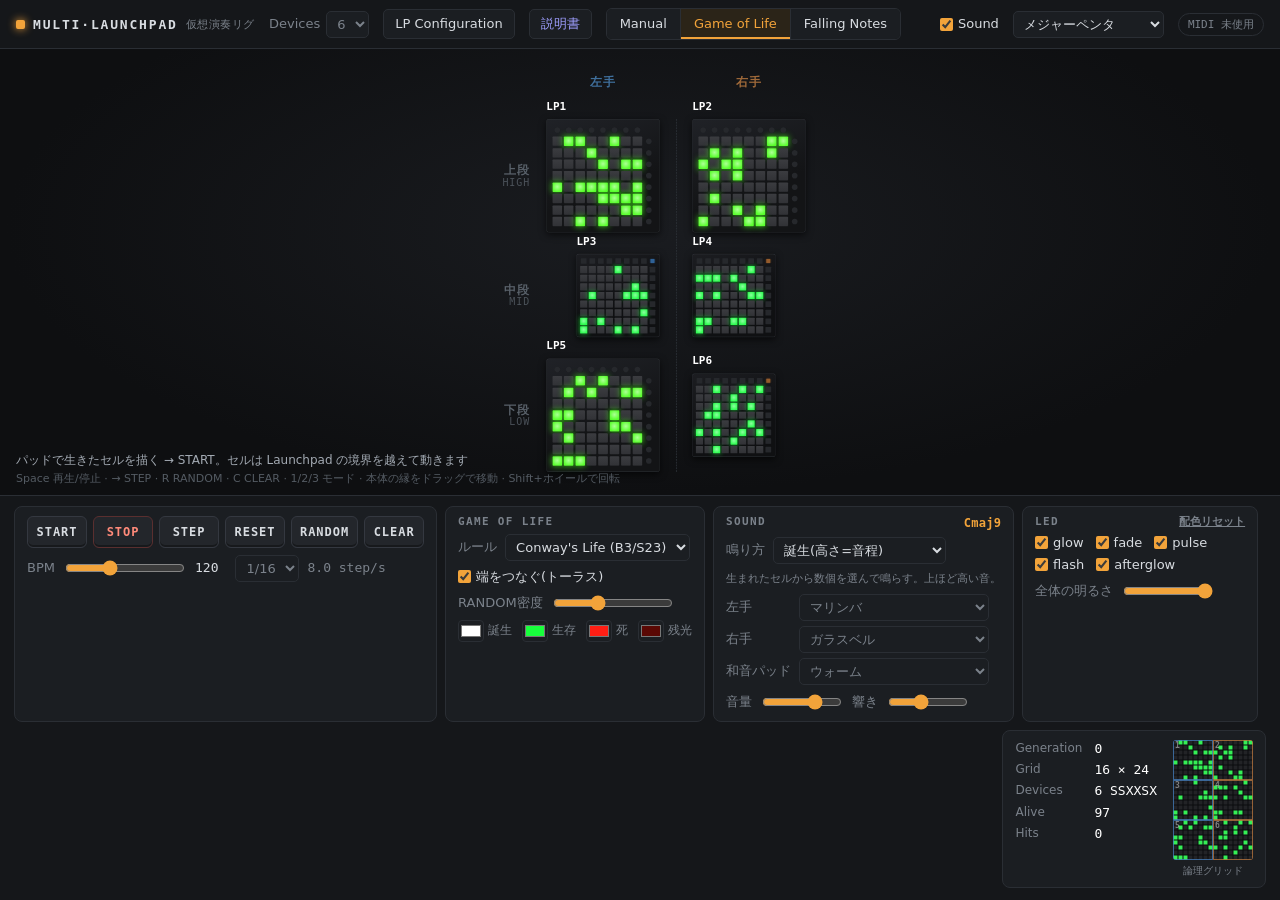
<file: index.html>
<!doctype html>
<html lang="ja">
<head>
<meta charset="utf-8">
<meta name="viewport" content="width=device-width, initial-scale=1">
<title>Multi-Launchpad Rig</title>
<link rel="stylesheet" href="css/style.css">
</head>
<body>
<header class="topbar">
  <div class="brand"><span class="brand-dot"></span>MULTI·LAUNCHPAD <small>仮想演奏リグ</small></div>
  <label class="field">Devices
    <select id="deviceCount">
      <option>2</option><option>3</option><option>4</option><option>5</option><option>6</option>
    </select>
  </label>
  <button id="openConfig" class="btn">LP Configuration</button>
  <a class="btn" href="manual.html" target="_blank" rel="noopener">説明書</a>
  <nav class="seg" id="modeSeg">
    <button data-mode="manual">Manual</button>
    <button data-mode="life">Game of Life</button>
    <button data-mode="falling">Falling Notes</button>
  </nav>
  <div class="spacer"></div>
  <label class="chk"><input type="checkbox" id="soundToggle"> Sound</label>
  <select id="scaleSelect" title="音階"></select>
  <span id="midiStatus" class="pill">MIDI 未使用</span>
</header>

<main id="stageWrap">
  <div id="stage"></div>
  <div id="hint" class="hint"></div>
  <div class="keys">Space 再生/停止 · → STEP · R RANDOM · C CLEAR · 1/2/3 モード · 本体の縁をドラッグで移動 · Shift+ホイールで回転</div>
</main>

<footer class="dock">
  <section class="card transport-card">
    <div class="transport">
      <button id="btnStart" class="tbtn">START</button>
      <button id="btnStop" class="tbtn">STOP</button>
      <button id="btnStep" class="tbtn">STEP</button>
      <button id="btnReset" class="tbtn">RESET</button>
      <button id="btnRandom" class="tbtn">RANDOM</button>
      <button id="btnClear" class="tbtn">CLEAR</button>
    </div>
    <div class="tempo">
      <label>BPM <input type="range" id="bpm" min="20" max="300" step="1"></label>
      <output id="bpmVal" class="mono"></output>
      <select id="division" title="1拍あたりのステップ数">
        <option value="1">1/4</option>
        <option value="2">1/8</option>
        <option value="4">1/16</option>
        <option value="8">1/32</option>
      </select>
      <span id="rateVal" class="muted mono"></span>
    </div>
  </section>

  <section class="card opts" data-for="manual">
    <h3>Manual</h3>
    <div class="palette" id="palette"></div>
    <label class="row">明るさ <input type="range" id="paintBright" min="0.1" max="1" step="0.05"></label>
    <label class="row">パッド動作
      <select id="behavior">
        <option value="toggle">トグル(クリックでON/OFF)</option>
        <option value="momentary">押している間だけ(演奏)</option>
      </select>
    </label>
  </section>

  <section class="card opts" data-for="life">
    <h3>Game of Life</h3>
    <label class="row">ルール <select id="rule"></select></label>
    <label class="chk"><input type="checkbox" id="wrap"> 端をつなぐ(トーラス)</label>
    <label class="row">RANDOM密度 <input type="range" id="density" min="0.05" max="0.7" step="0.01"></label>
    <div class="swatches">
      <label><input type="color" data-scheme="born">誕生</label>
      <label><input type="color" data-scheme="alive">生存</label>
      <label><input type="color" data-scheme="dying">死</label>
      <label><input type="color" data-scheme="ghost">残光</label>
    </div>
  </section>

  <section class="card opts" data-for="falling">
    <h3>Falling Notes</h3>
    <label class="row">動き
      <select id="motion">
        <option value="straight">まっすぐ</option>
        <option value="diagonal">斜め(左右で反射)</option>
        <option value="mix">ミックス</option>
      </select>
    </label>
    <label class="row">出現率 <input type="range" id="fallRate" min="0" max="1" step="0.01"></label>
    <div class="swatches">
      <label><input type="color" data-scheme="noteLeft">左手</label>
      <label><input type="color" data-scheme="noteRight">右手</label>
      <label><input type="color" data-scheme="hit">到達</label>
    </div>
  </section>

  <section class="card sound">
    <h3>Sound <span id="stChord" class="chord" title="いまのコード(生成される音はこのコードの構成音で鳴る)"></span></h3>
    <label class="row">鳴り方 <select id="soundRule"></select></label>
    <p id="ruleDesc" class="desc"></p>
    <div class="grid2">
      <label>左手</label><select id="voiceL"></select>
      <label>右手</label><select id="voiceR"></select>
      <label>和音パッド</label><select id="padType"></select>
    </div>
    <div class="row">
      <label class="row">音量 <input type="range" id="volume" min="0" max="1" step="0.01"></label>
      <label class="row">響き <input type="range" id="reverb" min="0" max="0.9" step="0.01"></label>
    </div>
  </section>

  <section class="card fx">
    <h3>LED <button id="schemeReset" class="link" title="Life / Falling の配色を初期値に戻す">配色リセット</button></h3>
    <div class="fxs">
      <label class="chk"><input type="checkbox" data-fx="glow"> glow</label>
      <label class="chk"><input type="checkbox" data-fx="fade"> fade</label>
      <label class="chk"><input type="checkbox" data-fx="pulse"> pulse</label>
      <label class="chk"><input type="checkbox" data-fx="flash"> flash</label>
      <label class="chk"><input type="checkbox" data-fx="afterglow"> afterglow</label>
    </div>
    <label class="row">全体の明るさ <input type="range" id="brightness" min="0.2" max="1" step="0.05"></label>
  </section>

  <section class="card stats">
    <dl>
      <dt>Generation</dt><dd id="stGen" class="mono">0</dd>
      <dt>Grid</dt><dd id="stGrid" class="mono"></dd>
      <dt>Devices</dt><dd id="stDevices" class="mono"></dd>
      <dt>Alive</dt><dd id="stPop" class="mono"></dd>
      <dt>Hits</dt><dd id="stHits" class="mono"></dd>
    </dl>
    <figure class="mini">
      <canvas id="minimap"></canvas>
      <figcaption>論理グリッド</figcaption>
    </figure>
  </section>
</footer>

<dialog id="configDialog"></dialog>

<script src="js/core/base.js"></script>
<script src="js/core/clock.js"></script>
<script src="js/core/color.js"></script>
<script src="js/launchpad/profiles.js"></script>
<script src="js/launchpad/device.js"></script>
<script src="js/launchpad/rig.js"></script>
<script src="js/launchpad/virtual-view.js"></script>
<script src="js/grid/grid.js"></script>
<script src="js/engines/life.js"></script>
<script src="js/engines/falling.js"></script>
<script src="js/engines/manual.js"></script>
<script src="js/render/animation.js"></script>
<script src="js/midi/note-mapper.js"></script>
<script src="js/midi/midi-adapter.js"></script>
<script src="js/audio/harmony.js"></script>
<script src="js/audio/synth.js"></script>
<script src="js/audio/sonifier.js"></script>
<script src="js/ui/stage.js"></script>
<script src="js/ui/pad-input.js"></script>
<script src="js/ui/minimap.js"></script>
<script src="js/ui/config.js"></script>
<script src="js/ui/app.js"></script>
</body>
</html>
</file>
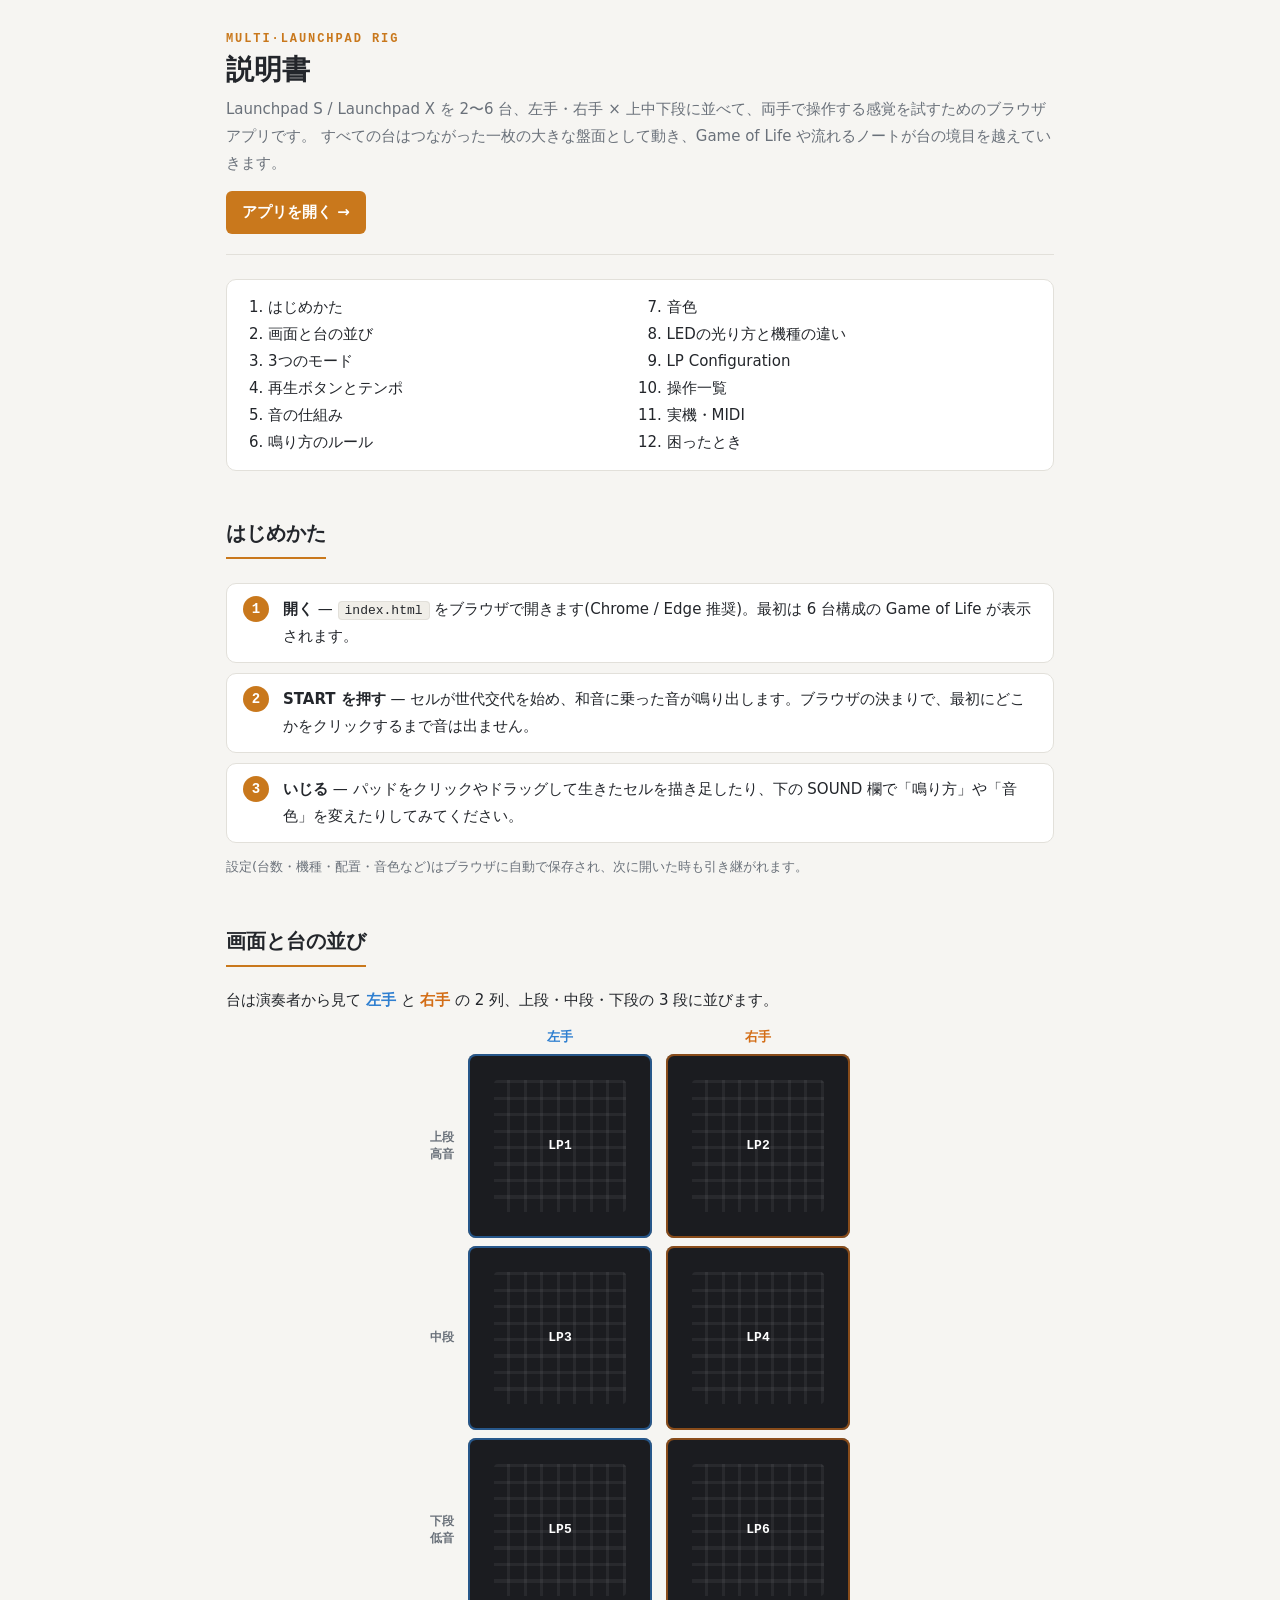
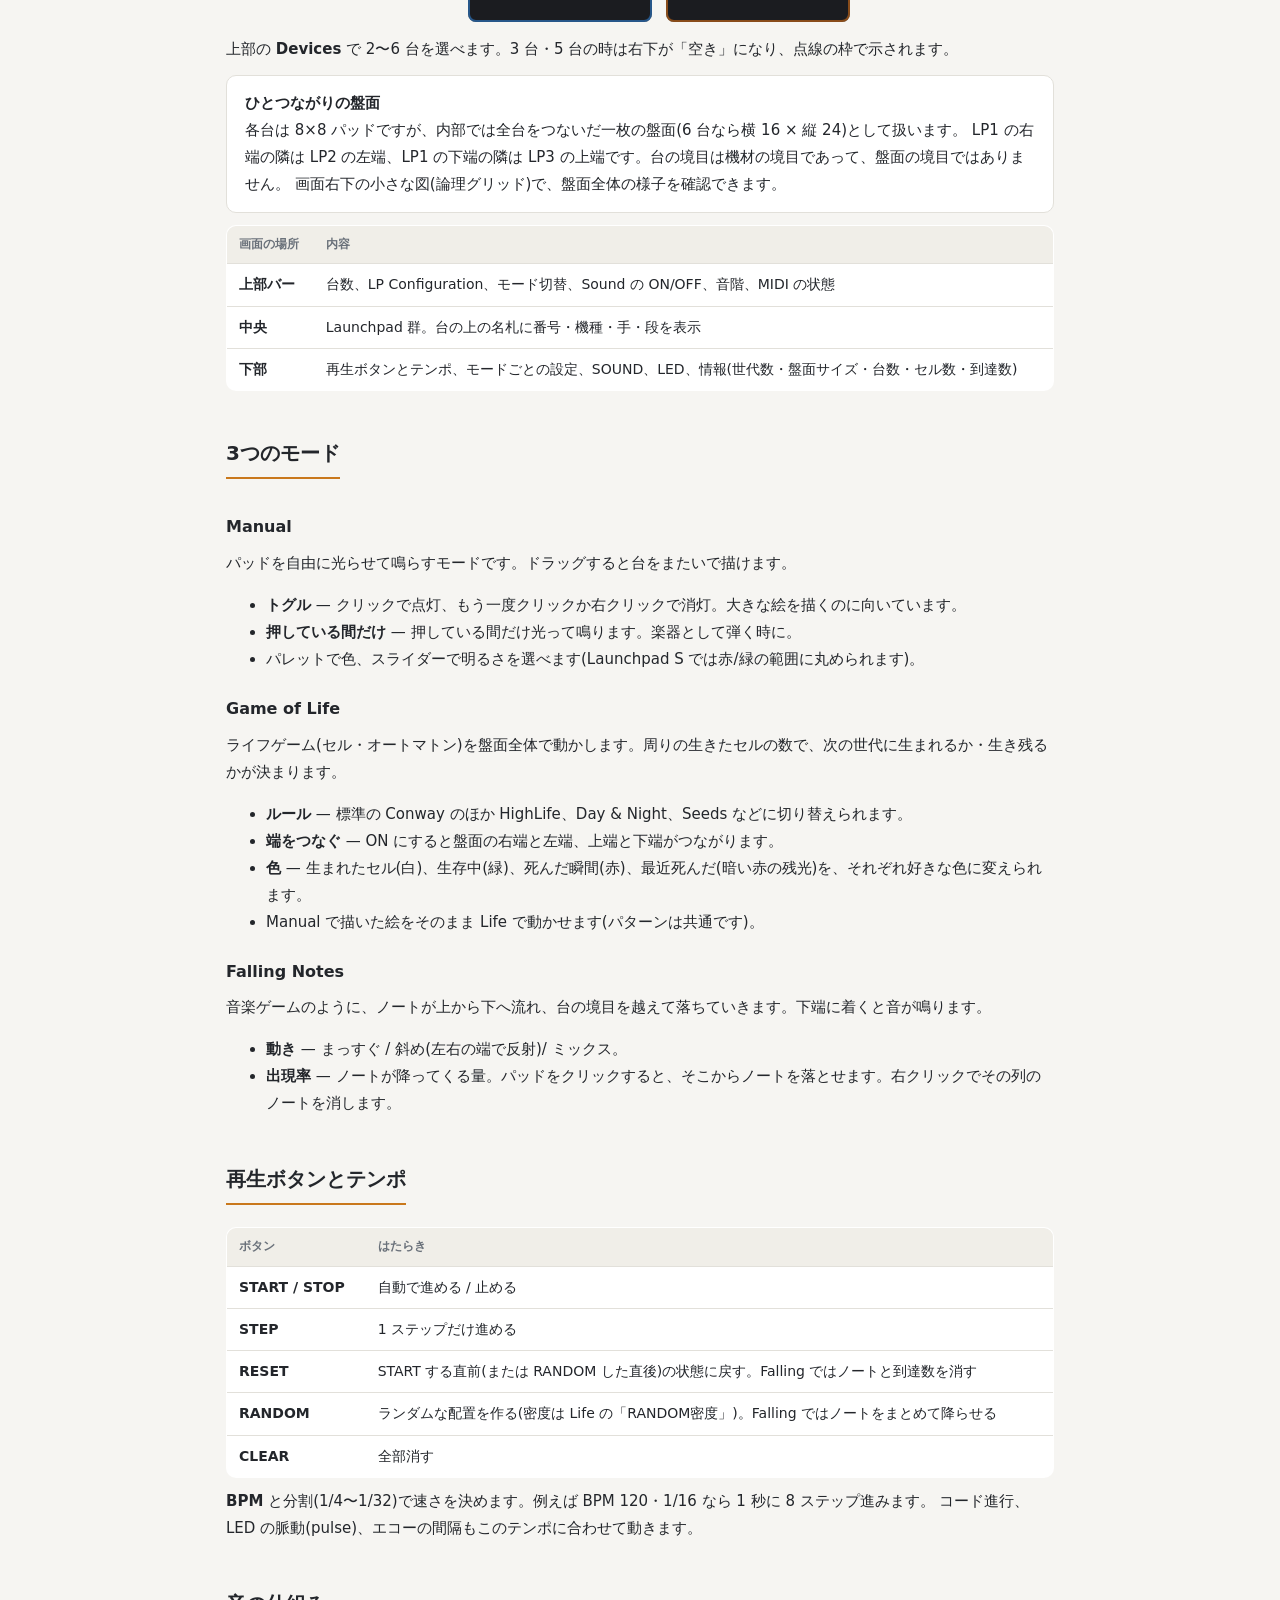
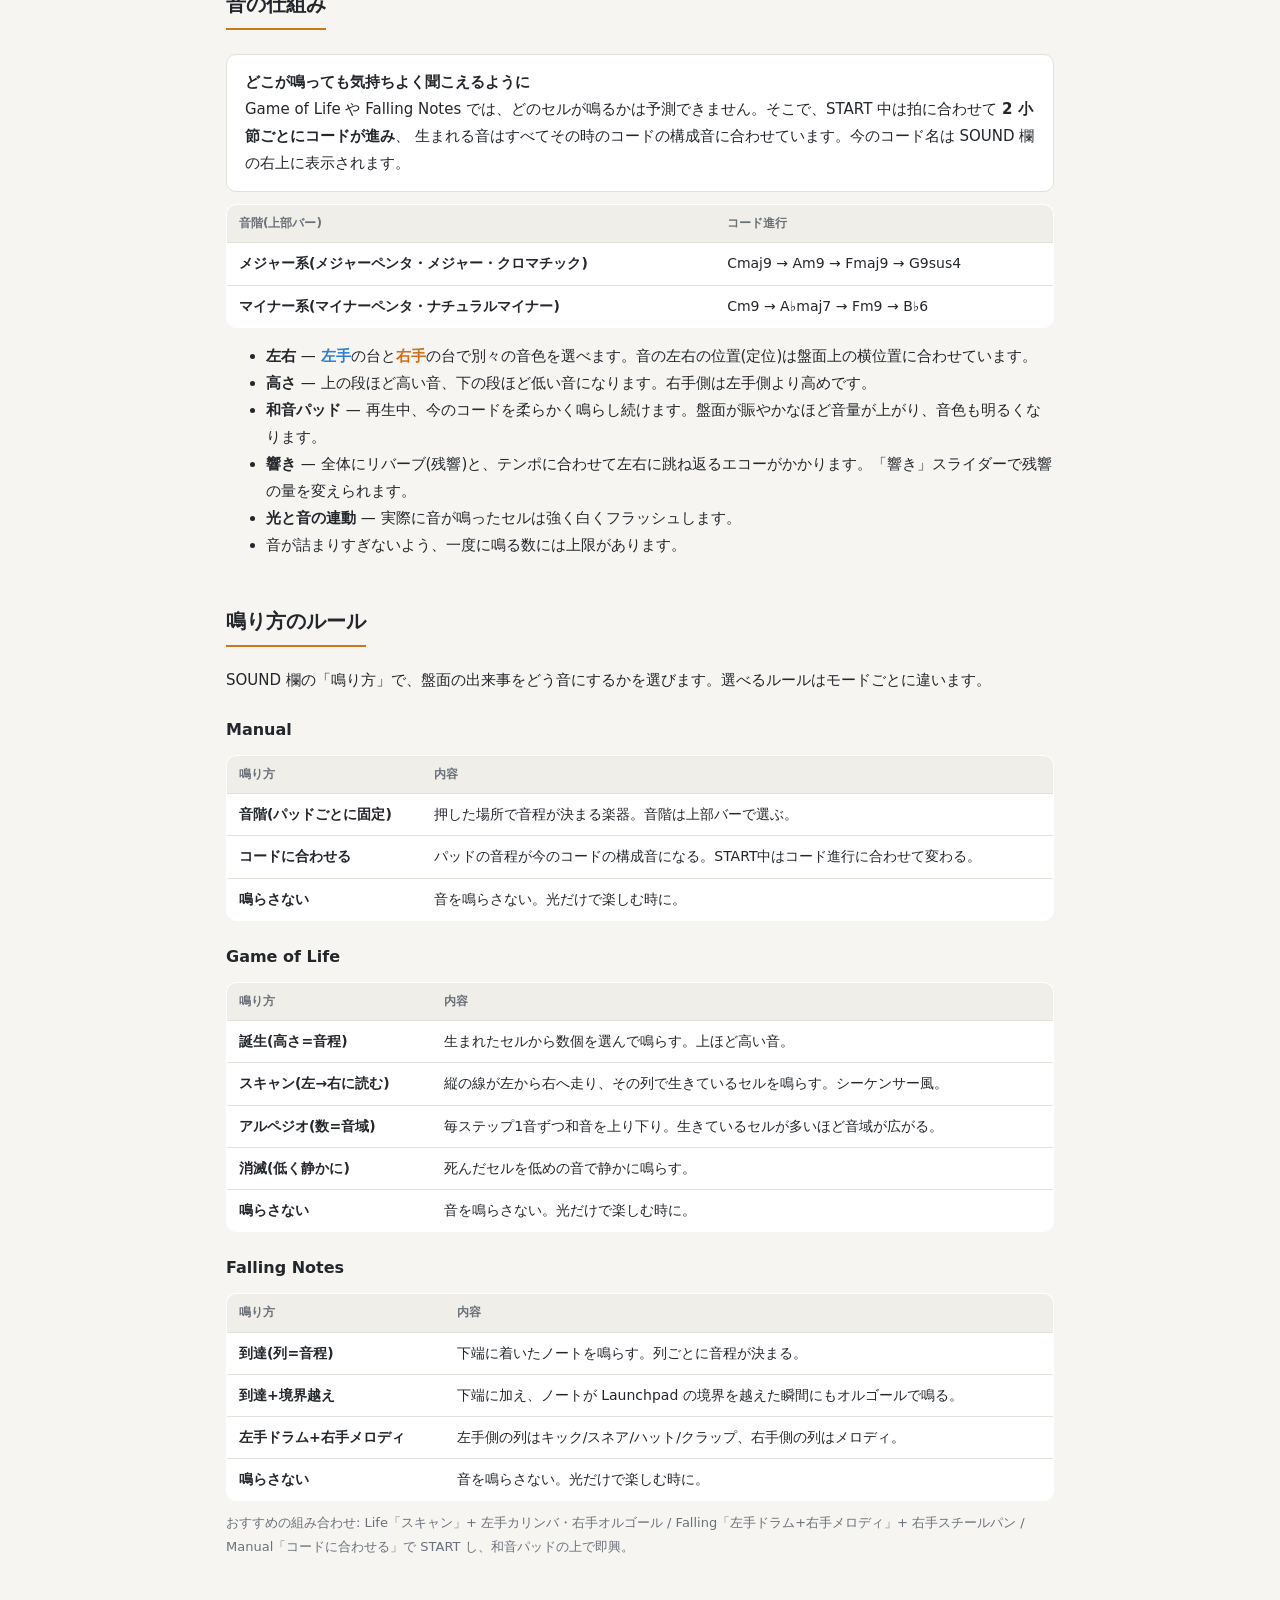
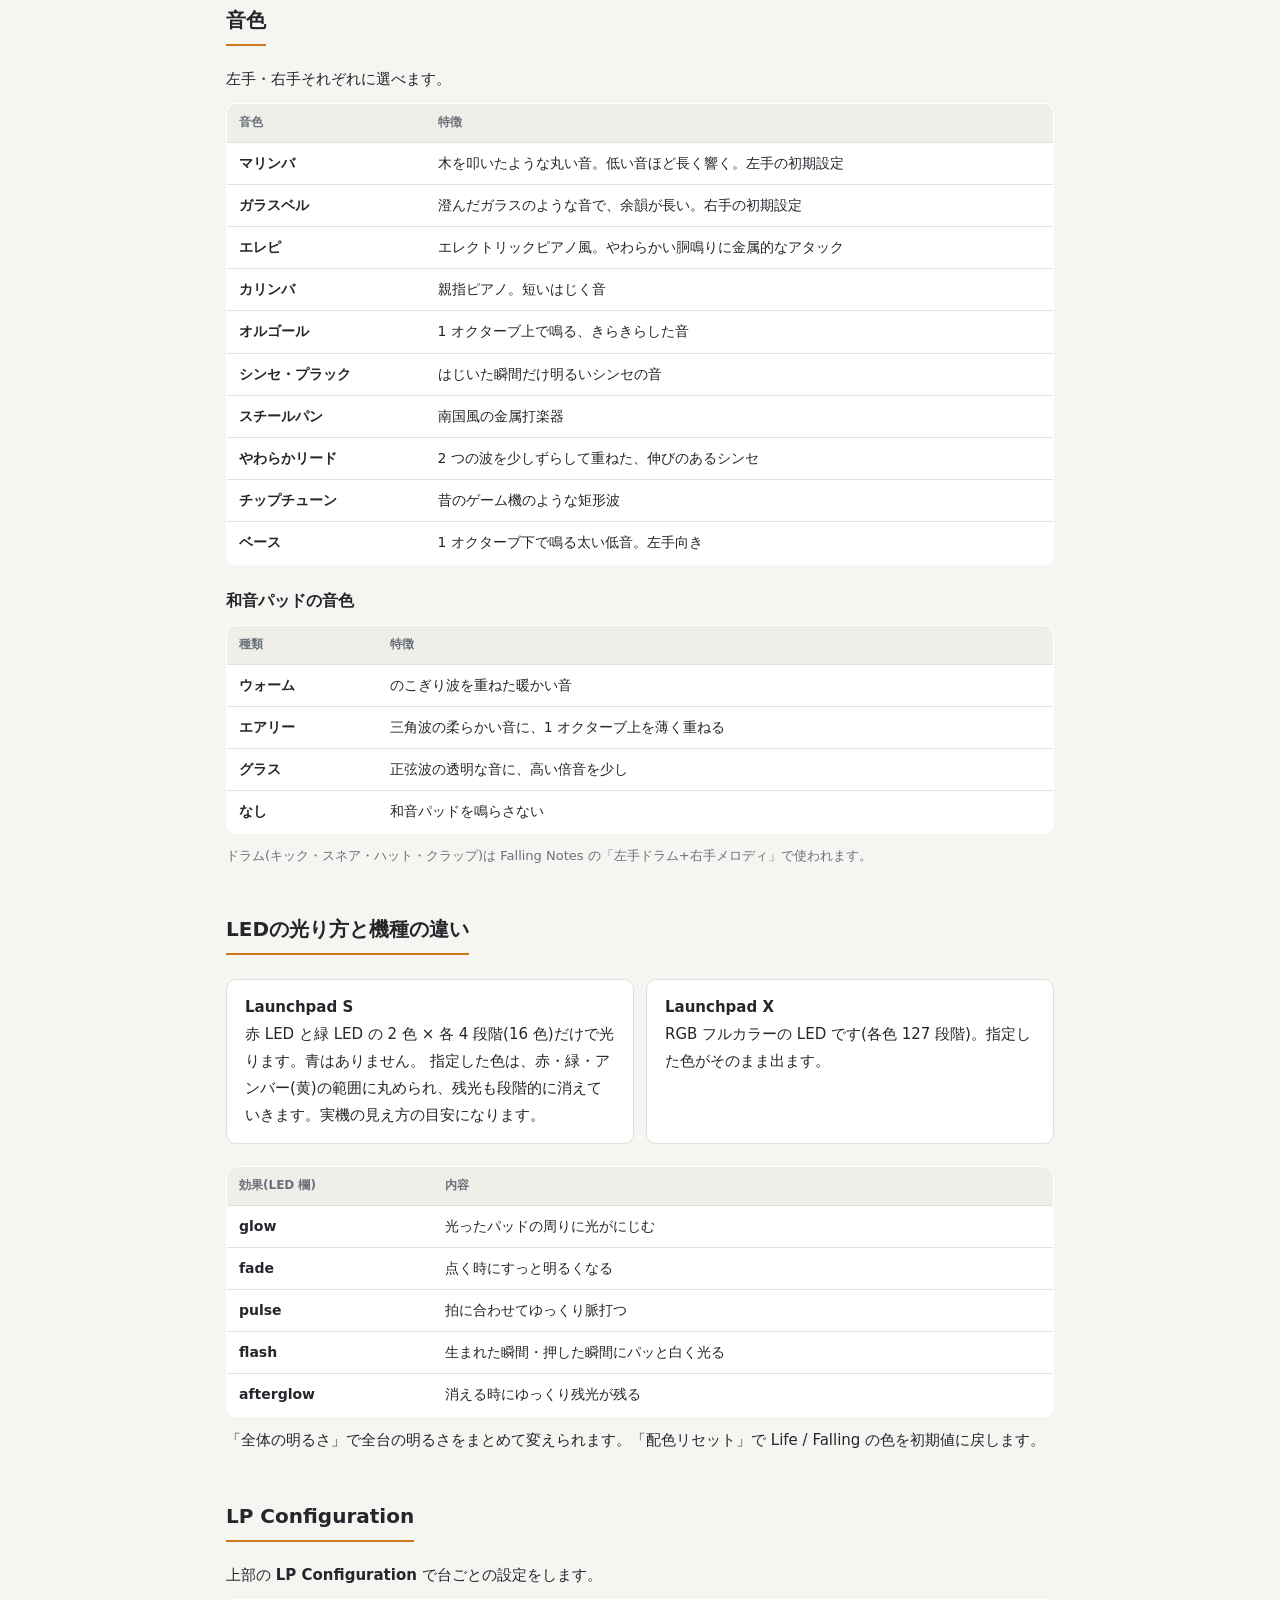
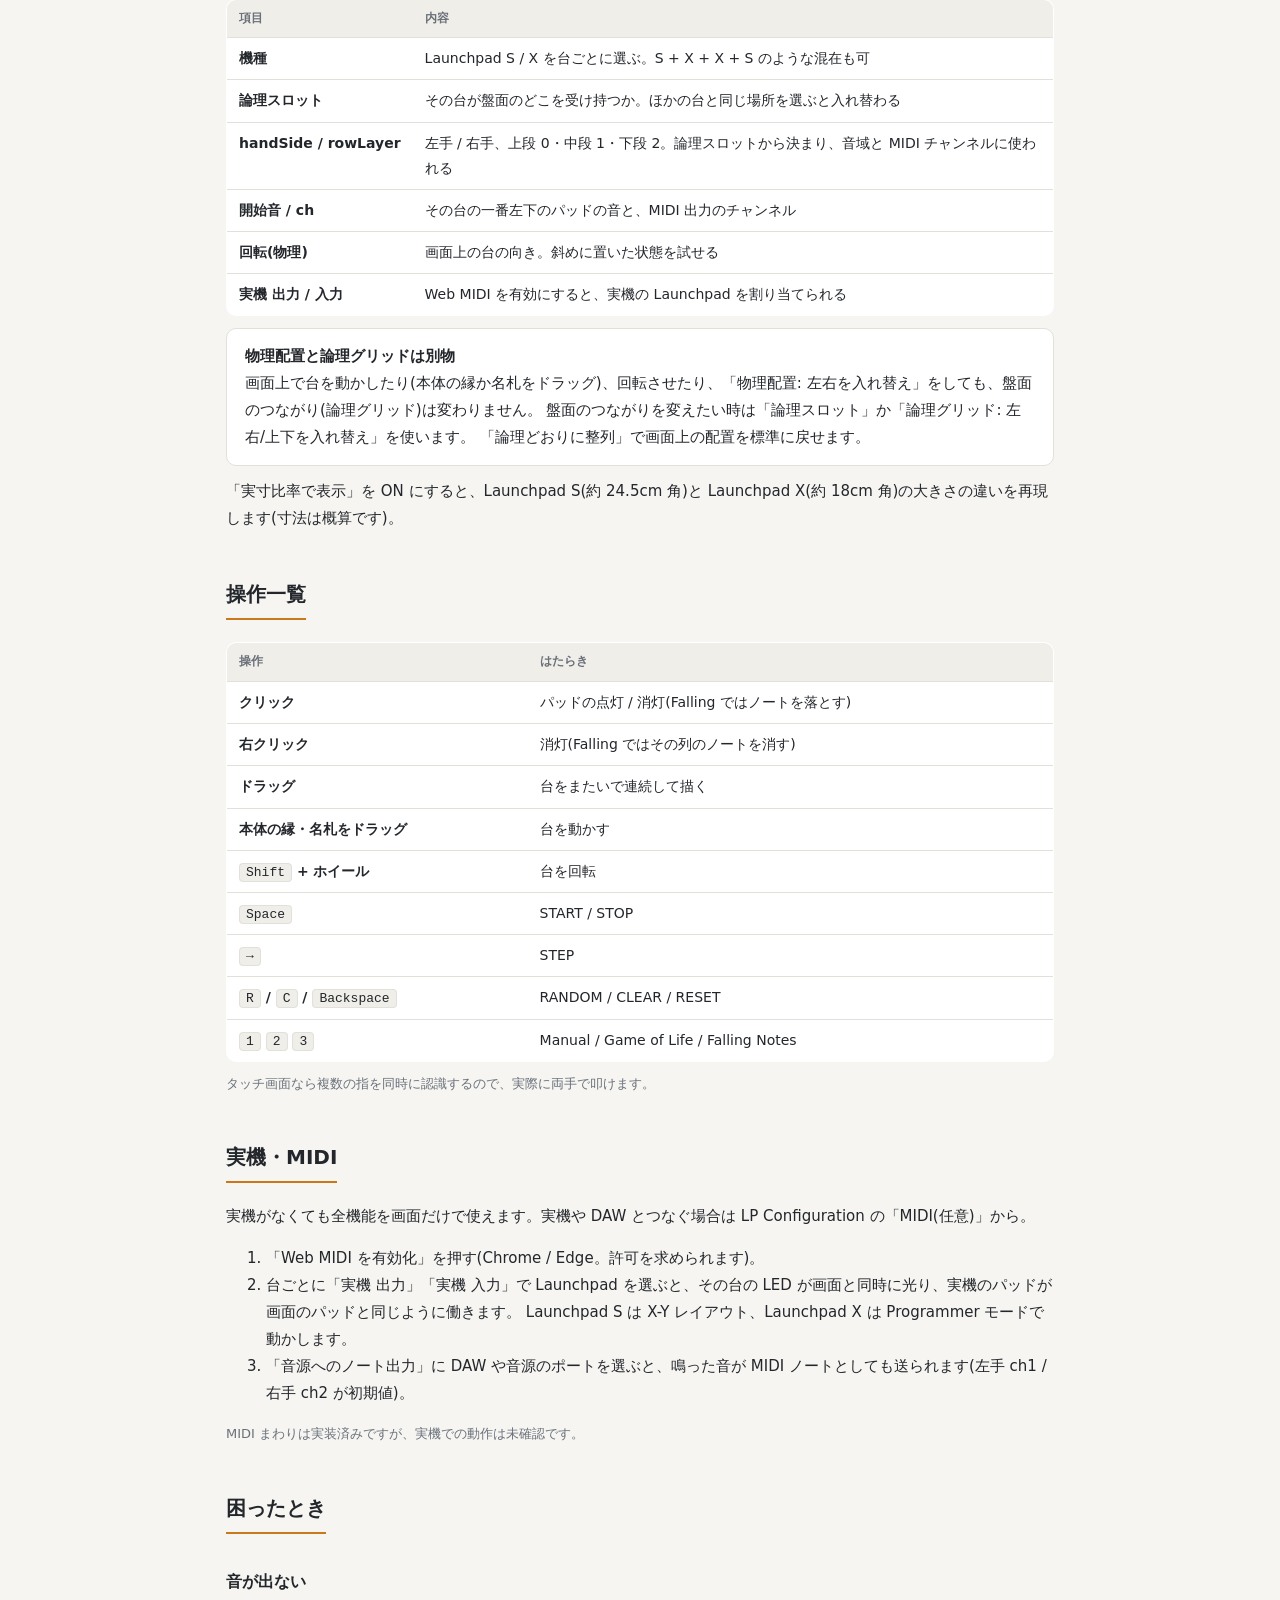
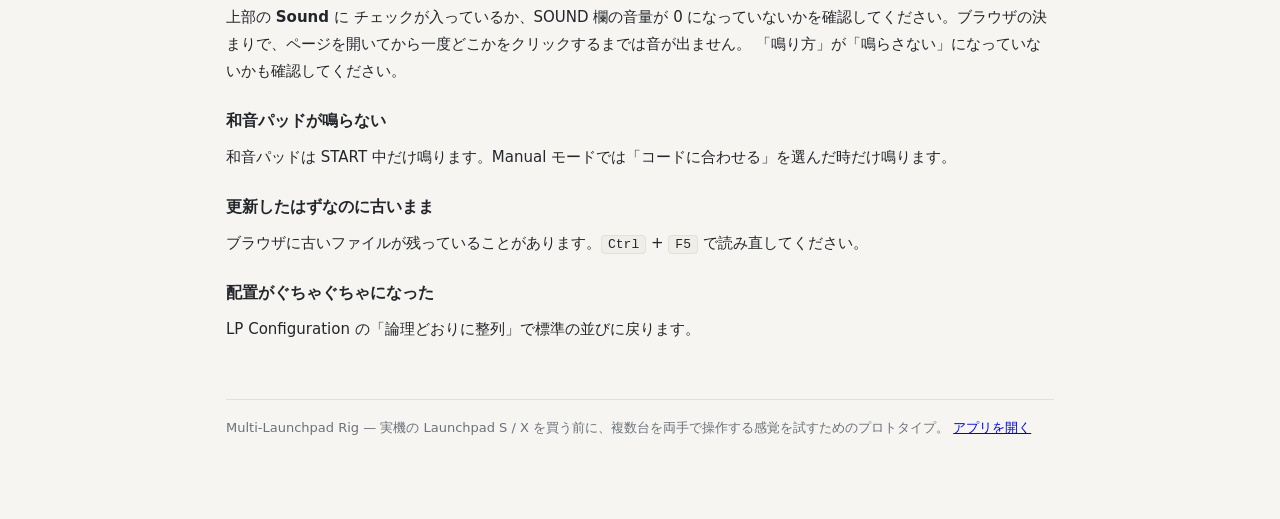
<file: manual.html>
<!doctype html>
<html lang="ja">
<head>
<meta charset="utf-8">
<meta name="viewport" content="width=device-width, initial-scale=1">
<title>Multi-Launchpad Rig 説明書</title>
<style>
  :root {
    --bg: #f6f5f2;
    --paper: #ffffff;
    --text: #23262b;
    --muted: #6a717a;
    --line: #e2e0da;
    --accent: #c9781c;
    --left: #2f7fd0;
    --right: #d36d16;
    --code: #f0eee8;
    --font: "Segoe UI", "Hiragino Sans", "Yu Gothic UI", system-ui, sans-serif;
    --mono: ui-monospace, "Cascadia Mono", Consolas, monospace;
  }
  @media (prefers-color-scheme: dark) {
    :root {
      --bg: #0e0f11;
      --paper: #16181b;
      --text: #dcdfe3;
      --muted: #8a919a;
      --line: #2a2e34;
      --accent: #f2a33a;
      --left: #6bb6ff;
      --right: #ffa452;
      --code: #1f2226;
    }
  }
  * { box-sizing: border-box; }
  html { scroll-behavior: smooth; }
  body { margin: 0; background: var(--bg); color: var(--text); font: 15px/1.8 var(--font); }
  .wrap { max-width: 860px; margin: 0 auto; padding: 32px 16px 80px; }
  header.top { border-bottom: 1px solid var(--line); padding-bottom: 20px; margin-bottom: 24px; }
  .eyebrow { font: 600 12px var(--mono); letter-spacing: .16em; color: var(--accent); }
  h1 { font-size: 28px; line-height: 1.3; margin: 6px 0 8px; }
  .lead { color: var(--muted); margin: 0; }
  .open { display: inline-block; margin-top: 14px; padding: 8px 16px; border-radius: 6px; background: var(--accent); color: #fff; text-decoration: none; font-weight: 600; }
  nav.toc { background: var(--paper); border: 1px solid var(--line); border-radius: 10px; padding: 14px 20px; margin: 24px 0 8px; }
  nav.toc ol { margin: 0; padding-left: 1.4em; columns: 2; column-gap: 32px; }
  nav.toc a { color: var(--text); text-decoration: none; }
  nav.toc a:hover { color: var(--accent); }
  section { margin-top: 44px; }
  h2 { font-size: 20px; margin: 0 0 12px; padding-bottom: 6px; border-bottom: 2px solid var(--accent); display: inline-block; }
  h3 { font-size: 16px; margin: 22px 0 6px; }
  p { margin: 8px 0; }
  .card { background: var(--paper); border: 1px solid var(--line); border-radius: 10px; padding: 14px 18px; margin: 12px 0; }
  .steps { counter-reset: s; list-style: none; padding: 0; margin: 12px 0; display: grid; gap: 10px; }
  .steps li { counter-increment: s; background: var(--paper); border: 1px solid var(--line); border-radius: 10px; padding: 12px 16px 12px 56px; position: relative; }
  .steps li::before { content: counter(s); position: absolute; left: 16px; top: 12px; width: 26px; height: 26px; border-radius: 50%; background: var(--accent); color: #fff; font: 700 14px/26px var(--mono); text-align: center; }
  table { width: 100%; border-collapse: collapse; margin: 10px 0; font-size: 14px; background: var(--paper); border: 1px solid var(--line); border-radius: 10px; overflow: hidden; }
  th, td { text-align: left; padding: 8px 12px; border-bottom: 1px solid var(--line); vertical-align: top; }
  th { font-size: 12px; color: var(--muted); font-weight: 600; background: var(--code); }
  tr:last-child td { border-bottom: 0; }
  td:first-child { white-space: nowrap; font-weight: 600; }
  kbd, code { font: 13px var(--mono); background: var(--code); border: 1px solid var(--line); border-radius: 4px; padding: 1px 6px; }
  .note { color: var(--muted); font-size: 13px; }
  .left { color: var(--left); font-weight: 600; }
  .right { color: var(--right); font-weight: 600; }
  /* 配置図 */
  .rig { display: grid; grid-template-columns: auto 1fr 1fr; gap: 8px 14px; max-width: 420px; margin: 14px auto; align-items: center; }
  .rig .hd { text-align: center; font: 600 13px var(--mono); }
  .rig .lyr { font: 600 12px var(--mono); color: var(--muted); text-align: right; }
  .rig .lp { aspect-ratio: 1; border-radius: 8px; background: #1b1c20; display: grid; place-items: center; color: #fff; font: 600 13px var(--mono); position: relative; box-shadow: inset 0 0 0 2px #2c2f35; }
  .rig .lp::after { content: ""; position: absolute; inset: 14%; border-radius: 4px; background:
      repeating-linear-gradient(90deg, transparent 0 10%, rgba(255,255,255,.06) 10% 12.5%),
      repeating-linear-gradient(0deg, transparent 0 10%, rgba(255,255,255,.06) 10% 12.5%); }
  .rig .lp.l { box-shadow: inset 0 0 0 2px color-mix(in srgb, var(--left) 60%, transparent); }
  .rig .lp.r { box-shadow: inset 0 0 0 2px color-mix(in srgb, var(--right) 60%, transparent); }
  .two { display: grid; grid-template-columns: 1fr 1fr; gap: 12px; }
  .swatch { display: inline-block; width: 12px; height: 12px; border-radius: 3px; vertical-align: -1px; margin-right: 4px; }
  footer { margin-top: 56px; color: var(--muted); font-size: 13px; border-top: 1px solid var(--line); padding-top: 16px; }
  @media (max-width: 640px) {
    nav.toc ol { columns: 1; }
    .two { grid-template-columns: 1fr; }
    h1 { font-size: 23px; }
    table { font-size: 13px; }
    td:first-child { white-space: normal; }
  }
</style>
</head>
<body>
<div class="wrap">

<header class="top">
  <div class="eyebrow">MULTI·LAUNCHPAD RIG</div>
  <h1>説明書</h1>
  <p class="lead">Launchpad S / Launchpad X を 2〜6 台、左手・右手 × 上中下段に並べて、両手で操作する感覚を試すためのブラウザアプリです。
    すべての台はつながった一枚の大きな盤面として動き、Game of Life や流れるノートが台の境目を越えていきます。</p>
  <a class="open" href="index.html">アプリを開く →</a>
</header>

<nav class="toc">
  <ol>
    <li><a href="#start">はじめかた</a></li>
    <li><a href="#layout">画面と台の並び</a></li>
    <li><a href="#modes">3つのモード</a></li>
    <li><a href="#transport">再生ボタンとテンポ</a></li>
    <li><a href="#sound">音の仕組み</a></li>
    <li><a href="#rules">鳴り方のルール</a></li>
    <li><a href="#voices">音色</a></li>
    <li><a href="#led">LEDの光り方と機種の違い</a></li>
    <li><a href="#config">LP Configuration</a></li>
    <li><a href="#keys">操作一覧</a></li>
    <li><a href="#midi">実機・MIDI</a></li>
    <li><a href="#faq">困ったとき</a></li>
  </ol>
</nav>

<section id="start">
  <h2>はじめかた</h2>
  <ol class="steps">
    <li><b>開く</b> — <code>index.html</code> をブラウザで開きます(Chrome / Edge 推奨)。最初は 6 台構成の Game of Life が表示されます。</li>
    <li><b>START を押す</b> — セルが世代交代を始め、和音に乗った音が鳴り出します。ブラウザの決まりで、最初にどこかをクリックするまで音は出ません。</li>
    <li><b>いじる</b> — パッドをクリックやドラッグして生きたセルを描き足したり、下の SOUND 欄で「鳴り方」や「音色」を変えたりしてみてください。</li>
  </ol>
  <p class="note">設定(台数・機種・配置・音色など)はブラウザに自動で保存され、次に開いた時も引き継がれます。</p>
</section>

<section id="layout">
  <h2>画面と台の並び</h2>
  <p>台は演奏者から見て <span class="left">左手</span> と <span class="right">右手</span> の 2 列、上段・中段・下段の 3 段に並びます。</p>
  <div class="rig">
    <div></div><div class="hd left">左手</div><div class="hd right">右手</div>
    <div class="lyr">上段<br>高音</div><div class="lp l">LP1</div><div class="lp r">LP2</div>
    <div class="lyr">中段</div><div class="lp l">LP3</div><div class="lp r">LP4</div>
    <div class="lyr">下段<br>低音</div><div class="lp l">LP5</div><div class="lp r">LP6</div>
  </div>
  <p>上部の <b>Devices</b> で 2〜6 台を選べます。3 台・5 台の時は右下が「空き」になり、点線の枠で示されます。</p>
  <div class="card">
    <b>ひとつながりの盤面</b><br>
    各台は 8×8 パッドですが、内部では全台をつないだ一枚の盤面(6 台なら横 16 × 縦 24)として扱います。
    LP1 の右端の隣は LP2 の左端、LP1 の下端の隣は LP3 の上端です。台の境目は機材の境目であって、盤面の境目ではありません。
    画面右下の小さな図(論理グリッド)で、盤面全体の様子を確認できます。
  </div>
  <table>
    <tr><th>画面の場所</th><th>内容</th></tr>
    <tr><td>上部バー</td><td>台数、LP Configuration、モード切替、Sound の ON/OFF、音階、MIDI の状態</td></tr>
    <tr><td>中央</td><td>Launchpad 群。台の上の名札に番号・機種・手・段を表示</td></tr>
    <tr><td>下部</td><td>再生ボタンとテンポ、モードごとの設定、SOUND、LED、情報(世代数・盤面サイズ・台数・セル数・到達数)</td></tr>
  </table>
</section>

<section id="modes">
  <h2>3つのモード</h2>
  <h3>Manual</h3>
  <p>パッドを自由に光らせて鳴らすモードです。ドラッグすると台をまたいで描けます。</p>
  <ul>
    <li><b>トグル</b> — クリックで点灯、もう一度クリックか右クリックで消灯。大きな絵を描くのに向いています。</li>
    <li><b>押している間だけ</b> — 押している間だけ光って鳴ります。楽器として弾く時に。</li>
    <li>パレットで色、スライダーで明るさを選べます(Launchpad S では赤/緑の範囲に丸められます)。</li>
  </ul>
  <h3>Game of Life</h3>
  <p>ライフゲーム(セル・オートマトン)を盤面全体で動かします。周りの生きたセルの数で、次の世代に生まれるか・生き残るかが決まります。</p>
  <ul>
    <li><b>ルール</b> — 標準の Conway のほか HighLife、Day &amp; Night、Seeds などに切り替えられます。</li>
    <li><b>端をつなぐ</b> — ON にすると盤面の右端と左端、上端と下端がつながります。</li>
    <li><b>色</b> — 生まれたセル(白)、生存中(緑)、死んだ瞬間(赤)、最近死んだ(暗い赤の残光)を、それぞれ好きな色に変えられます。</li>
    <li>Manual で描いた絵をそのまま Life で動かせます(パターンは共通です)。</li>
  </ul>
  <h3>Falling Notes</h3>
  <p>音楽ゲームのように、ノートが上から下へ流れ、台の境目を越えて落ちていきます。下端に着くと音が鳴ります。</p>
  <ul>
    <li><b>動き</b> — まっすぐ / 斜め(左右の端で反射)/ ミックス。</li>
    <li><b>出現率</b> — ノートが降ってくる量。パッドをクリックすると、そこからノートを落とせます。右クリックでその列のノートを消します。</li>
  </ul>
</section>

<section id="transport">
  <h2>再生ボタンとテンポ</h2>
  <table>
    <tr><th>ボタン</th><th>はたらき</th></tr>
    <tr><td>START / STOP</td><td>自動で進める / 止める</td></tr>
    <tr><td>STEP</td><td>1 ステップだけ進める</td></tr>
    <tr><td>RESET</td><td>START する直前(または RANDOM した直後)の状態に戻す。Falling ではノートと到達数を消す</td></tr>
    <tr><td>RANDOM</td><td>ランダムな配置を作る(密度は Life の「RANDOM密度」)。Falling ではノートをまとめて降らせる</td></tr>
    <tr><td>CLEAR</td><td>全部消す</td></tr>
  </table>
  <p><b>BPM</b> と分割(1/4〜1/32)で速さを決めます。例えば BPM 120・1/16 なら 1 秒に 8 ステップ進みます。
    コード進行、LED の脈動(pulse)、エコーの間隔もこのテンポに合わせて動きます。</p>
</section>

<section id="sound">
  <h2>音の仕組み</h2>
  <div class="card">
    <b>どこが鳴っても気持ちよく聞こえるように</b><br>
    Game of Life や Falling Notes では、どのセルが鳴るかは予測できません。そこで、START 中は拍に合わせて <b>2 小節ごとにコードが進み</b>、
    生まれる音はすべてその時のコードの構成音に合わせています。今のコード名は SOUND 欄の右上に表示されます。
  </div>
  <table>
    <tr><th>音階(上部バー)</th><th>コード進行</th></tr>
    <tr><td>メジャー系(メジャーペンタ・メジャー・クロマチック)</td><td>Cmaj9 → Am9 → Fmaj9 → G9sus4</td></tr>
    <tr><td>マイナー系(マイナーペンタ・ナチュラルマイナー)</td><td>Cm9 → A♭maj7 → Fm9 → B♭6</td></tr>
  </table>
  <ul>
    <li><b>左右</b> — <span class="left">左手</span>の台と<span class="right">右手</span>の台で別々の音色を選べます。音の左右の位置(定位)は盤面上の横位置に合わせています。</li>
    <li><b>高さ</b> — 上の段ほど高い音、下の段ほど低い音になります。右手側は左手側より高めです。</li>
    <li><b>和音パッド</b> — 再生中、今のコードを柔らかく鳴らし続けます。盤面が賑やかなほど音量が上がり、音色も明るくなります。</li>
    <li><b>響き</b> — 全体にリバーブ(残響)と、テンポに合わせて左右に跳ね返るエコーがかかります。「響き」スライダーで残響の量を変えられます。</li>
    <li><b>光と音の連動</b> — 実際に音が鳴ったセルは強く白くフラッシュします。</li>
    <li>音が詰まりすぎないよう、一度に鳴る数には上限があります。</li>
  </ul>
</section>

<section id="rules">
  <h2>鳴り方のルール</h2>
  <p>SOUND 欄の「鳴り方」で、盤面の出来事をどう音にするかを選びます。選べるルールはモードごとに違います。</p>
  <div id="ruleTables"><p class="note">(表を読み込み中…)</p></div>
  <p class="note">おすすめの組み合わせ: Life「スキャン」+ 左手カリンバ・右手オルゴール / Falling「左手ドラム+右手メロディ」+ 右手スチールパン / Manual「コードに合わせる」で START し、和音パッドの上で即興。</p>
</section>

<section id="voices">
  <h2>音色</h2>
  <p>左手・右手それぞれに選べます。</p>
  <table>
    <tr><th>音色</th><th>特徴</th></tr>
    <tr><td>マリンバ</td><td>木を叩いたような丸い音。低い音ほど長く響く。左手の初期設定</td></tr>
    <tr><td>ガラスベル</td><td>澄んだガラスのような音で、余韻が長い。右手の初期設定</td></tr>
    <tr><td>エレピ</td><td>エレクトリックピアノ風。やわらかい胴鳴りに金属的なアタック</td></tr>
    <tr><td>カリンバ</td><td>親指ピアノ。短いはじく音</td></tr>
    <tr><td>オルゴール</td><td>1 オクターブ上で鳴る、きらきらした音</td></tr>
    <tr><td>シンセ・プラック</td><td>はじいた瞬間だけ明るいシンセの音</td></tr>
    <tr><td>スチールパン</td><td>南国風の金属打楽器</td></tr>
    <tr><td>やわらかリード</td><td>2 つの波を少しずらして重ねた、伸びのあるシンセ</td></tr>
    <tr><td>チップチューン</td><td>昔のゲーム機のような矩形波</td></tr>
    <tr><td>ベース</td><td>1 オクターブ下で鳴る太い低音。左手向き</td></tr>
  </table>
  <h3>和音パッドの音色</h3>
  <table>
    <tr><th>種類</th><th>特徴</th></tr>
    <tr><td>ウォーム</td><td>のこぎり波を重ねた暖かい音</td></tr>
    <tr><td>エアリー</td><td>三角波の柔らかい音に、1 オクターブ上を薄く重ねる</td></tr>
    <tr><td>グラス</td><td>正弦波の透明な音に、高い倍音を少し</td></tr>
    <tr><td>なし</td><td>和音パッドを鳴らさない</td></tr>
  </table>
  <p class="note">ドラム(キック・スネア・ハット・クラップ)は Falling Notes の「左手ドラム+右手メロディ」で使われます。</p>
</section>

<section id="led">
  <h2>LEDの光り方と機種の違い</h2>
  <div class="two">
    <div class="card">
      <b>Launchpad S</b><br>
      赤 LED と緑 LED の 2 色 × 各 4 段階(16 色)だけで光ります。青はありません。
      指定した色は、赤・緑・アンバー(黄)の範囲に丸められ、残光も段階的に消えていきます。実機の見え方の目安になります。
    </div>
    <div class="card">
      <b>Launchpad X</b><br>
      RGB フルカラーの LED です(各色 127 段階)。指定した色がそのまま出ます。
    </div>
  </div>
  <table>
    <tr><th>効果(LED 欄)</th><th>内容</th></tr>
    <tr><td>glow</td><td>光ったパッドの周りに光がにじむ</td></tr>
    <tr><td>fade</td><td>点く時にすっと明るくなる</td></tr>
    <tr><td>pulse</td><td>拍に合わせてゆっくり脈打つ</td></tr>
    <tr><td>flash</td><td>生まれた瞬間・押した瞬間にパッと白く光る</td></tr>
    <tr><td>afterglow</td><td>消える時にゆっくり残光が残る</td></tr>
  </table>
  <p>「全体の明るさ」で全台の明るさをまとめて変えられます。「配色リセット」で Life / Falling の色を初期値に戻します。</p>
</section>

<section id="config">
  <h2>LP Configuration</h2>
  <p>上部の <b>LP Configuration</b> で台ごとの設定をします。</p>
  <table>
    <tr><th>項目</th><th>内容</th></tr>
    <tr><td>機種</td><td>Launchpad S / X を台ごとに選ぶ。S + X + X + S のような混在も可</td></tr>
    <tr><td>論理スロット</td><td>その台が盤面のどこを受け持つか。ほかの台と同じ場所を選ぶと入れ替わる</td></tr>
    <tr><td>handSide / rowLayer</td><td>左手 / 右手、上段 0・中段 1・下段 2。論理スロットから決まり、音域と MIDI チャンネルに使われる</td></tr>
    <tr><td>開始音 / ch</td><td>その台の一番左下のパッドの音と、MIDI 出力のチャンネル</td></tr>
    <tr><td>回転(物理)</td><td>画面上の台の向き。斜めに置いた状態を試せる</td></tr>
    <tr><td>実機 出力 / 入力</td><td>Web MIDI を有効にすると、実機の Launchpad を割り当てられる</td></tr>
  </table>
  <div class="card">
    <b>物理配置と論理グリッドは別物</b><br>
    画面上で台を動かしたり(本体の縁か名札をドラッグ)、回転させたり、「物理配置: 左右を入れ替え」をしても、盤面のつながり(論理グリッド)は変わりません。
    盤面のつながりを変えたい時は「論理スロット」か「論理グリッド: 左右/上下を入れ替え」を使います。
    「論理どおりに整列」で画面上の配置を標準に戻せます。
  </div>
  <p>「実寸比率で表示」を ON にすると、Launchpad S(約 24.5cm 角)と Launchpad X(約 18cm 角)の大きさの違いを再現します(寸法は概算です)。</p>
</section>

<section id="keys">
  <h2>操作一覧</h2>
  <table>
    <tr><th>操作</th><th>はたらき</th></tr>
    <tr><td>クリック</td><td>パッドの点灯 / 消灯(Falling ではノートを落とす)</td></tr>
    <tr><td>右クリック</td><td>消灯(Falling ではその列のノートを消す)</td></tr>
    <tr><td>ドラッグ</td><td>台をまたいで連続して描く</td></tr>
    <tr><td>本体の縁・名札をドラッグ</td><td>台を動かす</td></tr>
    <tr><td><kbd>Shift</kbd> + ホイール</td><td>台を回転</td></tr>
    <tr><td><kbd>Space</kbd></td><td>START / STOP</td></tr>
    <tr><td><kbd>→</kbd></td><td>STEP</td></tr>
    <tr><td><kbd>R</kbd> / <kbd>C</kbd> / <kbd>Backspace</kbd></td><td>RANDOM / CLEAR / RESET</td></tr>
    <tr><td><kbd>1</kbd> <kbd>2</kbd> <kbd>3</kbd></td><td>Manual / Game of Life / Falling Notes</td></tr>
  </table>
  <p class="note">タッチ画面なら複数の指を同時に認識するので、実際に両手で叩けます。</p>
</section>

<section id="midi">
  <h2>実機・MIDI</h2>
  <p>実機がなくても全機能を画面だけで使えます。実機や DAW とつなぐ場合は LP Configuration の「MIDI(任意)」から。</p>
  <ol>
    <li>「Web MIDI を有効化」を押す(Chrome / Edge。許可を求められます)。</li>
    <li>台ごとに「実機 出力」「実機 入力」で Launchpad を選ぶと、その台の LED が画面と同時に光り、実機のパッドが画面のパッドと同じように働きます。
      Launchpad S は X-Y レイアウト、Launchpad X は Programmer モードで動かします。</li>
    <li>「音源へのノート出力」に DAW や音源のポートを選ぶと、鳴った音が MIDI ノートとしても送られます(左手 ch1 / 右手 ch2 が初期値)。</li>
  </ol>
  <p class="note">MIDI まわりは実装済みですが、実機での動作は未確認です。</p>
</section>

<section id="faq">
  <h2>困ったとき</h2>
  <h3>音が出ない</h3>
  <p>上部の <b>Sound</b> に チェックが入っているか、SOUND 欄の音量が 0 になっていないかを確認してください。ブラウザの決まりで、ページを開いてから一度どこかをクリックするまでは音が出ません。
    「鳴り方」が「鳴らさない」になっていないかも確認してください。</p>
  <h3>和音パッドが鳴らない</h3>
  <p>和音パッドは START 中だけ鳴ります。Manual モードでは「コードに合わせる」を選んだ時だけ鳴ります。</p>
  <h3>更新したはずなのに古いまま</h3>
  <p>ブラウザに古いファイルが残っていることがあります。<kbd>Ctrl</kbd> + <kbd>F5</kbd> で読み直してください。</p>
  <h3>配置がぐちゃぐちゃになった</h3>
  <p>LP Configuration の「論理どおりに整列」で標準の並びに戻ります。</p>
</section>

<footer>
  Multi-Launchpad Rig — 実機の Launchpad S / X を買う前に、複数台を両手で操作する感覚を試すためのプロトタイプ。
  <a href="index.html">アプリを開く</a>
</footer>
</div>

<!-- 鳴り方ルールの表はアプリ本体の定義から作る(記載と実装がずれないように) -->
<script src="js/core/base.js"></script>
<script src="js/audio/sonifier.js"></script>
<script>
  (function () {
    const MODE_NAMES = { manual: 'Manual', life: 'Game of Life', falling: 'Falling Notes' };
    const esc = (s) => String(s).replace(/[&<>]/g, (c) => ({ '&': '&amp;', '<': '&lt;', '>': '&gt;' }[c]));
    const box = document.getElementById('ruleTables');
    if (!window.LP || !LP.SOUND_RULES) return;
    box.innerHTML = Object.entries(LP.SOUND_RULES).map(([mode, rules]) =>
      `<h3>${MODE_NAMES[mode]}</h3><table><tr><th>鳴り方</th><th>内容</th></tr>` +
      rules.map((r) => `<tr><td>${esc(r.name)}</td><td>${esc(r.desc || '音を鳴らさない。光だけで楽しむ時に。')}</td></tr>`).join('') +
      '</table>').join('');
  })();
</script>
</body>
</html>
</file>
<file: css/style.css>
:root {
  --bg: #0c0d0f;
  --panel: #15171a;
  --panel-2: #1b1e22;
  --line: #2a2e34;
  --text: #d8dce1;
  --muted: #7b828b;
  --accent: #f2a33a;
  --left: #5fb2ff;
  --right: #ffa04a;
  --font: "Segoe UI", "Hiragino Sans", "Yu Gothic UI", system-ui, sans-serif;
  --mono: ui-monospace, "Cascadia Mono", Consolas, monospace;
  color-scheme: dark;
}

* { box-sizing: border-box; }
html, body { height: 100%; margin: 0; }
body {
  display: flex;
  flex-direction: column;
  overflow: hidden;
  background: var(--bg);
  color: var(--text);
  font: 13px/1.4 var(--font);
  user-select: none;
  -webkit-user-select: none;
}
button, select, input { font: inherit; color: inherit; }
.mono { font-family: var(--mono); }
.muted { color: var(--muted); }
[hidden] { display: none !important; }

/* ---------- 上部バー ---------- */
.topbar {
  display: flex;
  align-items: center;
  flex-wrap: wrap;
  gap: 10px 14px;
  padding: 8px 16px;
  background: var(--panel);
  border-bottom: 1px solid var(--line);
}
.brand { font: 700 13px/1 var(--mono); letter-spacing: .14em; display: flex; align-items: center; gap: 8px; }
.brand small { font: 400 11px var(--font); letter-spacing: .05em; color: var(--muted); }
.brand-dot { width: 9px; height: 9px; border-radius: 2px; background: var(--accent); box-shadow: 0 0 8px var(--accent); }
.spacer { flex: 1; }
.field { display: flex; align-items: center; gap: 6px; color: var(--muted); }
select, input[type="number"] {
  background: var(--panel-2);
  border: 1px solid var(--line);
  border-radius: 5px;
  padding: 4px 6px;
}
input[type="number"] { width: 52px; }
.btn {
  background: var(--panel-2);
  border: 1px solid var(--line);
  border-radius: 5px;
  padding: 5px 11px;
  cursor: pointer;
}
.btn:hover { border-color: #444a52; }
.btn:disabled { opacity: .4; cursor: default; }
.link { background: none; border: 0; color: var(--muted); cursor: pointer; font-size: 11px; padding: 0; text-decoration: underline; }
.seg { display: flex; border: 1px solid var(--line); border-radius: 6px; overflow: hidden; }
.seg button { background: var(--panel-2); border: 0; border-right: 1px solid var(--line); padding: 6px 13px; cursor: pointer; }
.seg button:last-child { border-right: 0; }
.seg button.active { background: #2b2418; color: var(--accent); box-shadow: inset 0 -2px 0 var(--accent); }
.chk { display: inline-flex; align-items: center; gap: 5px; cursor: pointer; }
.chk input { accent-color: var(--accent); margin: 0; }
.pill { font: 11px var(--mono); color: var(--muted); border: 1px solid var(--line); border-radius: 99px; padding: 3px 9px; }
.pill.on { color: #7dffa0; border-color: #2f5a3a; }

/* ---------- ステージ ---------- */
#stageWrap {
  position: relative;
  flex: 1;
  min-height: 220px;
  overflow: hidden;
  touch-action: none;
  background:
    radial-gradient(ellipse at 50% 40%, #1a1c20 0%, #0e0f11 70%),
    #0e0f11;
}
#stage {
  --u: 2px;
  --inv: 1;
  position: absolute;
  left: 0;
  top: 0;
  transform-origin: 0 0;
  transition: transform .3s ease;
}
#stage.dragging { transition: none; }
.hint, .keys {
  position: absolute;
  left: 16px;
  font-size: 12px;
  color: var(--muted);
  pointer-events: none;
}
.hint { bottom: 26px; color: #a3aab3; }
.keys { bottom: 8px; font-size: 11px; color: #545b63; }

.stage-deco { position: absolute; left: 0; top: 0; }
.center-line {
  position: absolute;
  width: 0;
  border-left: calc(1px * var(--inv)) dashed #2b2f35;
}
.stage-label {
  position: absolute;
  font: 600 calc(12px * var(--inv))/1.1 var(--mono);
  letter-spacing: .08em;
  color: #59616a;
  white-space: nowrap;
}
.stage-label small { font-weight: 400; margin-left: .5em; opacity: .8; }
.stage-label.hand { text-align: center; transform: translateY(calc(-100% - 30px * var(--inv))); }
.stage-label.hand-left { color: #3f6f9c; }
.stage-label.hand-right { color: #a06a3a; }
.stage-label.layer {
  transform: translate(calc(-100% - 16px * var(--inv)), -50%);
  text-align: right;
}
.stage-label.layer small { display: block; margin: 0; }
.placeholder {
  position: absolute;
  border: calc(1.5px * var(--inv)) dashed #2c3036;
  border-radius: calc(var(--u) * 7);
  display: grid;
  place-items: center;
  text-align: center;
  color: #444a52;
  font: calc(12px * var(--inv))/1.5 var(--mono);
}

/* ---------- Launchpad 本体 ---------- */
.lp { position: absolute; transform-origin: 50% 50%; }
.lp.grabbing { z-index: 5; }
.lp-body {
  position: absolute;
  inset: 0;
  border-radius: calc(var(--u) * 7);
  background: linear-gradient(160deg, #202227, #131416 60%);
  box-shadow:
    0 calc(var(--u) * 5) calc(var(--u) * 16) rgba(0, 0, 0, .65),
    inset 0 0 0 calc(var(--u) * .8) #2f3237,
    inset 0 calc(var(--u) * 1) 0 rgba(255, 255, 255, .04);
  cursor: grab;
}
.lp-X .lp-body { border-radius: calc(var(--u) * 5); background: linear-gradient(160deg, #1c1d21, #0f1012 60%); }
.lp.grabbing .lp-body { cursor: grabbing; }
.lp-tag {
  position: absolute;
  left: 0;
  bottom: 100%;
  margin-bottom: calc(6px * var(--inv));
  font: 600 calc(11px * var(--inv))/1.2 var(--mono);
  color: #c6cbd1;
  white-space: nowrap;
  cursor: grab;
}
.lp-tag b { color: #fff; }
.lp-tag .meta { font-weight: 400; color: #6f7780; margin-left: .8em; }
#stage.compact .lp-tag .meta,
#stage.compact .stage-label.hand small { display: none; }
#stage.tiny .lp-tag .model { display: none; }
.lp-tag .hand-left { color: var(--left); }
.lp-tag .hand-right { color: var(--right); }

.lp-matrix {
  position: absolute;
  display: grid;
  grid-template-columns: repeat(9, 1fr);
  grid-template-rows: repeat(9, 1fr);
}
.pad {
  border-radius: calc(var(--u) * 1.6);
  background: linear-gradient(180deg, #3b3c40, #313236);
  box-shadow: inset 0 calc(var(--u) * -.5) 0 rgba(0, 0, 0, .45);
  cursor: pointer;
}
.lp-X .pad { border-radius: calc(var(--u) * 1.1); }
#stage.no-glow .pad.lit { box-shadow: none !important; }
.fn { background: #26282c; box-shadow: inset 0 calc(var(--u) * -.4) 0 rgba(0, 0, 0, .4); }
.lp-S .fn { border-radius: 50%; transform: scale(.6); }
.lp-X .fn { border-radius: calc(var(--u) * 1); transform: scale(.8); }
.logo {
  border-radius: calc(var(--u) * 1);
  transform: scale(.55);
  background: var(--logo, #333);
  box-shadow: 0 0 calc(var(--u) * 5) var(--logo, transparent);
}

/* ---------- 下部ドック ---------- */
.dock {
  display: flex;
  flex-wrap: wrap;
  align-items: stretch;
  gap: 8px;
  padding: 10px 14px 12px;
  background: var(--panel);
  border-top: 1px solid var(--line);
  max-height: 46vh;
  overflow-y: auto;
}
.card {
  background: var(--panel-2);
  border: 1px solid var(--line);
  border-radius: 8px;
  padding: 9px 12px;
  display: flex;
  flex-direction: column;
  gap: 7px;
  min-width: 0;
}
.card h3 {
  margin: 0;
  font: 600 11px/1 var(--mono);
  letter-spacing: .12em;
  text-transform: uppercase;
  color: var(--muted);
  display: flex;
  justify-content: space-between;
  gap: 12px;
}
.row { display: flex; align-items: center; gap: 8px; color: var(--muted); }
.row select { color: var(--text); }
input[type="range"] { accent-color: var(--accent); width: 120px; }

.transport { display: flex; gap: 6px; flex-wrap: wrap; }
.tbtn {
  min-width: 60px;
  padding: 9px 8px;
  font: 600 12px/1 var(--mono);
  letter-spacing: .08em;
  background: #23262b;
  border: 1px solid #343840;
  border-radius: 6px;
  cursor: pointer;
  box-shadow: inset 0 -2px 0 rgba(0, 0, 0, .35);
}
.tbtn:hover { border-color: #4a5058; }
.tbtn:active { transform: translateY(1px); }
#btnStart.active { color: #7dffa0; border-color: #2f6a40; box-shadow: 0 0 10px rgba(80, 255, 130, .2), inset 0 -2px 0 rgba(0, 0, 0, .35); }
#btnStop.active { color: #ff8a7a; border-color: #5a2f2f; }
.tempo { display: flex; align-items: center; gap: 8px; flex-wrap: wrap; color: var(--muted); }
.tempo label { display: flex; align-items: center; gap: 8px; }
#bpmVal { min-width: 2.5em; color: var(--text); }

.palette { display: flex; gap: 5px; align-items: center; flex-wrap: wrap; }
.sw {
  width: 22px; height: 22px;
  border-radius: 4px;
  border: 1px solid #00000080;
  background: var(--sw);
  cursor: pointer;
  box-shadow: 0 0 6px color-mix(in srgb, var(--sw) 45%, transparent);
}
.sw.active { outline: 2px solid #fff; outline-offset: 1px; }
input[type="color"] {
  width: 26px; height: 22px;
  padding: 0;
  border: 1px solid var(--line);
  border-radius: 4px;
  background: none;
  cursor: pointer;
}
.swatches { display: flex; gap: 10px; flex-wrap: wrap; }
.swatches label { display: flex; align-items: center; gap: 4px; color: var(--muted); font-size: 12px; }
.desc { margin: 0; max-width: 290px; font-size: 11px; line-height: 1.5; color: var(--muted); min-height: 1.5em; }
.sound input[type="range"] { width: 80px; }
.sound select { max-width: 190px; }
.grid2 { display: grid; grid-template-columns: auto 1fr; gap: 5px 8px; align-items: center; color: var(--muted); }
a.btn { text-decoration: none; }
.chord { font: 600 12px var(--mono); letter-spacing: .02em; text-transform: none; color: var(--accent); }
.fxs { display: flex; flex-wrap: wrap; gap: 4px 12px; max-width: 210px; }
.fx input[type="range"] { width: 90px; }

.stats { flex-direction: row; gap: 16px; margin-left: auto; }
.stats dl { display: grid; grid-template-columns: auto auto; gap: 3px 12px; margin: 0; align-content: start; }
.stats dt { color: var(--muted); font-size: 12px; }
.stats dd { margin: 0; color: #fff; }
.mini { margin: 0; display: flex; flex-direction: column; align-items: center; gap: 4px; }
.mini canvas { border-radius: 3px; image-rendering: pixelated; }
.mini figcaption { font-size: 10px; color: var(--muted); }

/* ---------- 設定ダイアログ ---------- */
dialog {
  background: var(--panel);
  color: var(--text);
  border: 1px solid var(--line);
  border-radius: 10px;
  padding: 0;
  max-width: min(1100px, calc(100vw - 32px));
  width: 100%;
}
dialog::backdrop { background: rgba(0, 0, 0, .6); }
.cfg { padding: 14px 18px 18px; display: flex; flex-direction: column; gap: 12px; }
.cfg header { display: flex; justify-content: space-between; align-items: center; }
.cfg h2 { margin: 0; font: 600 14px var(--mono); letter-spacing: .1em; }
.cfg h3 { margin: 0 0 4px; font: 600 12px var(--mono); color: var(--muted); letter-spacing: .1em; }
.cfg .x { background: none; border: 0; font-size: 22px; cursor: pointer; color: var(--muted); }
.cfg-scroll { overflow-x: auto; }
.cfg table { border-collapse: collapse; width: 100%; font-size: 12px; }
.cfg th { text-align: left; font-weight: 600; color: var(--muted); padding: 6px 8px; border-bottom: 1px solid var(--line); white-space: nowrap; }
.cfg td { padding: 6px 8px; border-bottom: 1px solid #1f2226; white-space: nowrap; }
.cfg td select { max-width: 190px; }
.cfg .rot { display: flex; align-items: center; gap: 6px; }
.cfg .rot input { width: 90px; }
.cfg .rot span { font: 11px var(--mono); min-width: 3.5em; }
.cfg .hand-left { color: var(--left); }
.cfg .hand-right { color: var(--right); }
.cfg .note { margin: 0; color: var(--muted); font-size: 12px; line-height: 1.6; }
.cfg-actions { display: flex; align-items: center; gap: 8px; flex-wrap: wrap; }
.cfg-actions .lbl { font: 600 11px var(--mono); color: var(--muted); min-width: 7em; }
.cfg-actions label { display: flex; align-items: center; gap: 6px; color: var(--muted); }
.cfg-midi { border-top: 1px solid var(--line); padding-top: 12px; display: flex; flex-direction: column; gap: 8px; }

@media (max-width: 760px) {
  .topbar { padding: 8px 12px; }
  .dock { padding: 8px 12px; }
  .stats { margin-left: 0; }
  .keys { display: none; }
}
</file>
